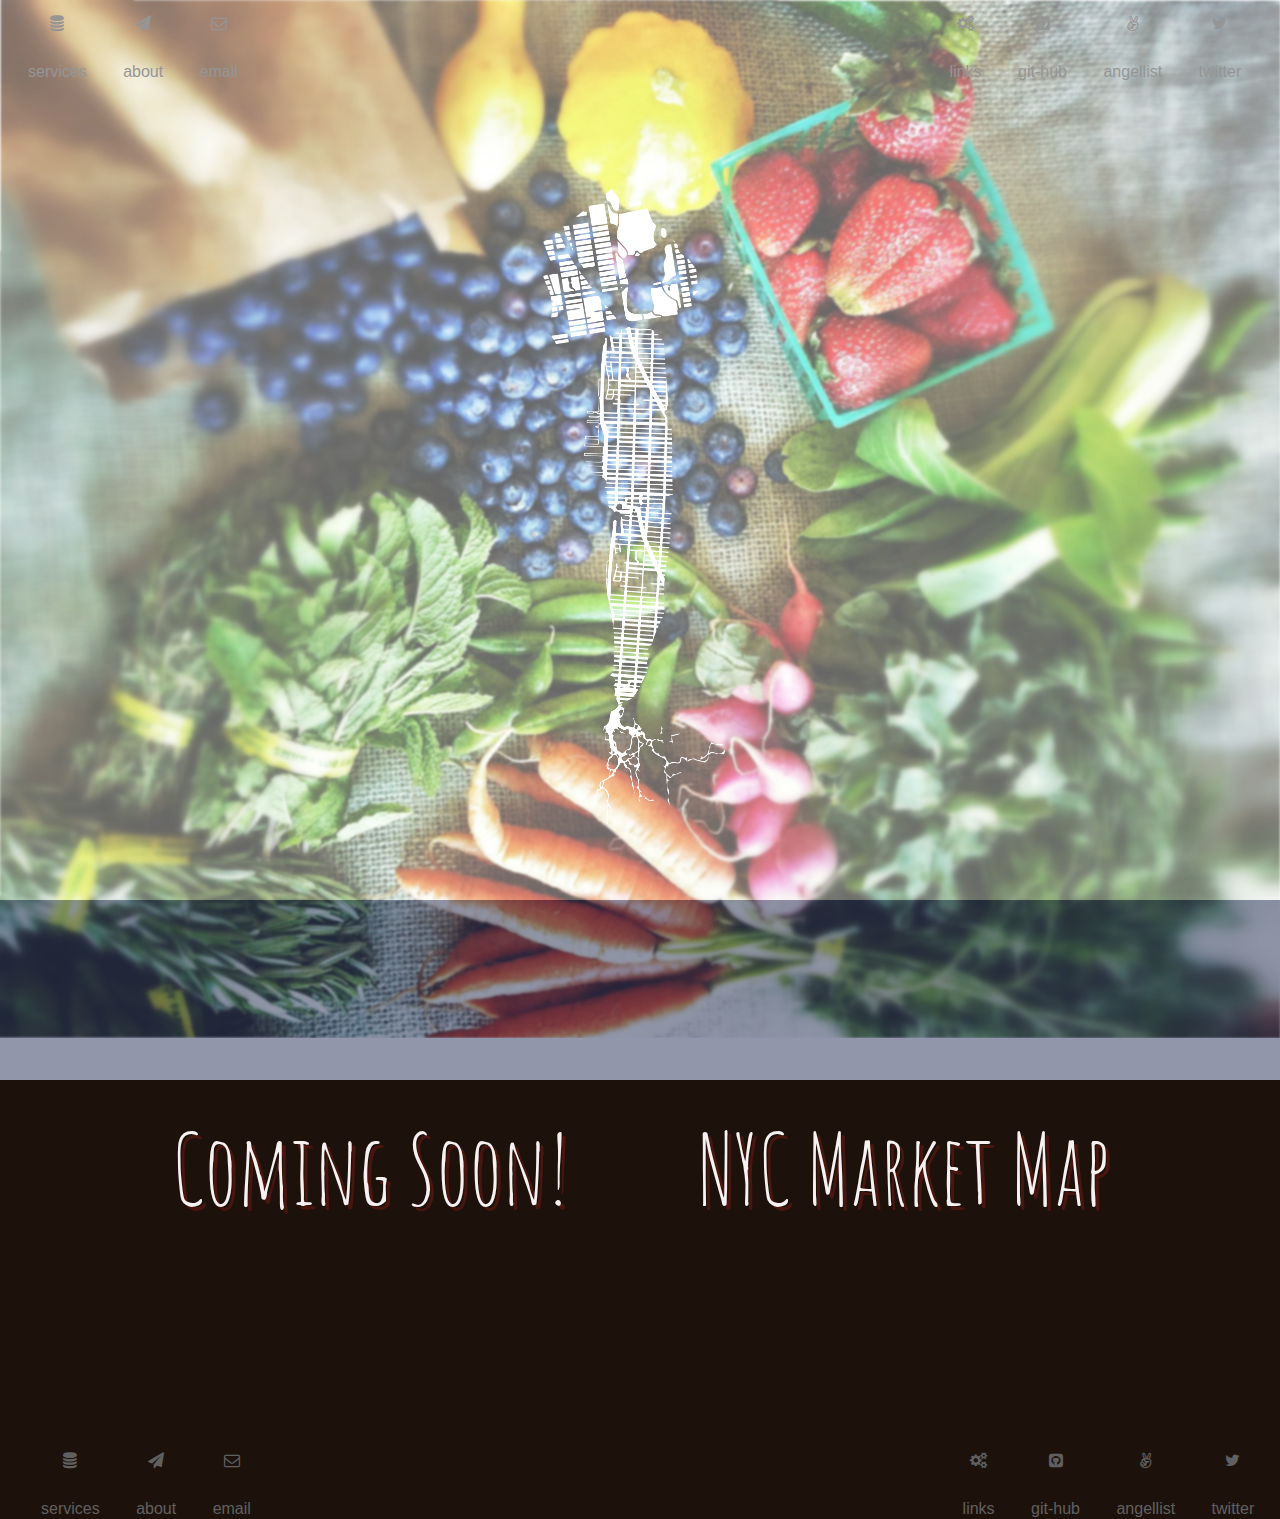
<file: index.html>
<!DOCTYPE html>
<!--[if lt IE 7]>      <html class="no-js lt-ie9 lt-ie8 lt-ie7"> <![endif]-->
<!--[if IE 7]>         <html class="no-js lt-ie9 lt-ie8"> <![endif]-->
<!--[if IE 8]>         <html class="no-js lt-ie9"> <![endif]-->
<!--[if gt IE 8]><!--> <html class="no-js"> <!--<![endif]-->
    <head>
        <meta charset="utf-8">
        <meta http-equiv="X-UA-Compatible" content="IE=edge">
        <title>NYC Farmers' Markets - New York City</title>
        <meta name="description" content="">
        <meta name="viewport" content="height=device-height, initial-scale=1">
         <!-- sass generated style 'framework' -->
        <link href='http://fonts.googleapis.com/css?family=Amatic+SC' rel='stylesheet' type='text/css'>
        <link rel="stylesheet" href="css/styles.css">
        <link rel="stylesheet" type="text/css" href="css/font-awesome.min.css">
        <link rel="stylesheet" type="text/css" href="css/animate.css">
        <link rel="stylesheet" type="text/css" href="css/modal.css">
        <!-- user override styles-->
        <link rel="stylesheet" type="text/css" href="css/main.css">
        <link href="http://maxcdn.bootstrapcdn.com/font-awesome/4.2.0/css/font-awesome.min.css" rel="stylesheet">
        <script src="js/vendor/modernizr-2.6.2.min.js"></script>
    </head>
    <body>
    <!-- Preloader -->
    <div id="preloader">
        <div id="status">
            <i class=" circle-icon fa fa-circle-o-notch fa-spin"></i>
        </div>
        
    </div>

        <!--[if lt IE 7]>
            <p>You are using an <strong>outdated</strong> browser. Please <a href="http://browsehappy.com/">upgrade your browser</a> to improve your experience.</p>
        <![endif]-->

        <!-- Add content here -->
     
             <img class="logo-carrot"src="img/assets/white-carrot-white.png">

            <nav class="top btn-right">
            <a href="#" class="nav-left-toggle">
              <button >
                <i class="fa fa-cogs"></i><br><br>
                links
              </button>
            </a>
            <a href="https://github.com/farmers-market" target="_blank">
              <button>
                <i class="fa fa-github-square"></i><br><br>
                git-hub
              </button>
            </a>
            <a href="https://angel.co/farmers-market-nyc-1" target="_blank">
              <button>
                <i class=" box-e fa fa-angellist"></i><br><br>
                angellist
              </button>
            </a>
            <a href="" target="_blank">
              <button>
                <i class="fa fa-twitter"></i><br><br>
                twitter
              </button>
            </a>
          </nav>
          <nav class="top  ">
            <a href="#" data-toggle="modal" data-targer=".modal5">
              <button>
                <i class="fa fa-database"></i><br><br>
                services
              </button>
            </a>
            <a href="#"  class="nav-right-toggle">
              <button>
                <i class="fa fa-paper-plane"></i><br><br>
                about
              </button>
            </a>
            <a href="mailto:farmersmarketnyc@gmail.com" target="blank">
              <button class="email">
                <i class="fa fa-envelope-o"></i><br><br>
                email
              </button>
            </a>
          </nav>
          <div class="lower-bar">
             
          </div>
          <div class="lower-area">
        <div class="animate-me box-d" >
          <h1  class="top-header "> Coming Soon! &nbsp;&nbsp;&nbsp;&nbsp;&nbsp;&nbsp; NYC  Market Map </h1>  
        </div>
          
     <iframe class="main-map" width='100%' height='520' frameborder='0' src='http://farmers-market.cartodb.com/viz/4ecac4e2-7fd4-11e4-8ee4-0e4fddd5de28/embed_map' allowfullscreen webkitallowfullscreen mozallowfullscreen oallowfullscreen msallowfullscreen></iframe>
     
          <nav class="bottom-nav btn-right">
            <a href="#" class="nav-left-toggle">
              <button >
                <i class="fa fa-cogs"></i><br><br>
                links
              </button>
            </a>
            <a href="https://github.com/farmers-market" target="blank">
              <button>
                <i class="fa fa-github-square"></i><br><br>
                git-hub
              </button>
            </a>
            <a href="https://angel.co/farmers-market-nyc-1">
              <button>
                <i class=" box-e fa fa-angellist"></i><br><br>
                angellist
              </button>
            </a>
            <a href="" target="blank">
              <button>
                <i class="fa fa-twitter"></i><br><br>
                twitter
              </button>
            </a>
          </nav>
          <nav class="bottom-nav  ">
            <a href="#" data-toggle="modal" data-targer=".modal5">
              <button>
                <i class="fa fa-database"></i><br><br>
                services
              </button>
            </a>
            <a href="#"  class="nav-right-toggle">
              <button>
                <i class="fa fa-paper-plane"></i><br><br>
                about
              </button>
            </a>
            <a href="mailto:farmersmarketnyc@gmail.com">
              <button class="email">
                <i class="fa fa-envelope-o"></i><br><br>
                email
              </button>
            </a>
          </nav>
          </div>

        <!-- left-nav -->

  <nav class="nav-left-side">
    <a href="#" class="nav-left-toggle pull-right">close</a> 
      <div class="links-1">
        <ul>
          <li><a href="http://www.nyc.gov/html/doh/downloads/pdf/cdp/farmers-market-map.pdf" target="_blank">nyc.gov/farmers-market-map</a></li>
          <li><a href="http://www.grownyc.org/greenmarket/search" target="_blank">grownyc.org/greenmarket</a></li>
          <li><a href="http://www.whatisfresh.com/" target="_blank">whatisfresh.com/</a></li>
          <li><a href="http://www.snaptomarket.com/locations.php" target="_blank">snaptomarket.com</a></li>
          <li><a href="https://www.provender.com/" target="_blank">provender.com</a>
          <li><a href="http://www.farmersmarketonline.com/fm/NewYork.htm" target="_blank">farmersmarketonline.com</a>
          <li><a href="http://www.harvesthomefm.org/" target="_blank">www.harvesthomefm.org</a>
          <li><a href="http://www.nycgovparks.org/permits/farmers-marke" target="_blank">nycgovparks.org/permits</a>
          <li><a href="http://www.eastnewyorkfarms.org/index.php?option=com_content&view=article&id=7&Itemid=15" target="_blank">www.eastnewyorkfarms.org</a>
          <li><a href="http://downtoearthmarkets.com/markets?region=manhattan&market=Morningside+Park+Farmers+Market" target="_blank">downtoearthmarkets.com</a>
        </ul>
      </div>
      <div class="borough">
            <a class="map-btn">
                <img class="map-man animated fadeInDown" src="img/assets/manh-i.png">
            </a>
            <a class="map-btn">
                <img class="map-qu animated fadeInDown" src="img/assets/queens-i.png">
            </a>
            <a class="map-btn">
                <img class="map-bk animated fadeInDown" src="img/assets/brooklyn-i.png">
            </a>
            <a class="map-btn">
                <img class="map-br animated fadeInDown" src="img/assets/bronx-i.png">
            </a>
            <a class="map-btn">
                <img class="map-si animated fadeInDown" src="img/assets/staten-i.png">
            </a>
        </div>
  </nav>

  <nav class="nav-right-side">
    <a href="#" class="nav-right-toggle pull-right">close</a> 
    <img src="apple-touch-icon-precomposed.png">
    <p> With our beautiful, easy-access interface, Farmers-market.nyc strengthens critical community health infrastructure.   Bringing healthy, sustainable, or organic foods and practices into the city- as well as connecting local farms and production-  thus driving forward a local and sustainable economy is our mission! 
    </p>
    <p>
Farmers-market.nyc is an interactive web and native application; A Map: New York City's farmers’ markets at your fingertips:
</p>

  </nav>



        <!-- No content below here -->
        <script src="//ajax.googleapis.com/ajax/libs/jquery/1.10.2/jquery.min.js"></script>
        <script>window.jQuery || document.write('<script src="js/vendor/jquery-1.10.2.min.js"><\/script>')</script>
        <script src="js/plugins.js"></script>
        <script src="js/main.js"></script>
        <!-- paralax-->
    <script>
if(screen.width < 980) { 
    // do any 480 width stuff here, or simply do nothing
    return;
} else {
    // do all your cool stuff here for larger screens

        function parallax(){

        var prlx_lyr_1 = document.getElementById('prlx_lyr_1');
        var prlx_lyr_2 = document.getElementById('prlx_lyr_2');
       

        
      
        prlx_lyr_1.style.top = -(window.pageYOffset/-1.5)+'px';
        prlx_lyr_2.style.top= -(window.pageYOffset/.6)+'px';
      


           

        }

        window.addEventListener("scroll", parallax, false);
    }

    </script>

    <script>
        $('.animate-me').on('click', function() {
            $('.box-a').addClass('animated fadeOutRight');

        });
    </script>
    <script>
        $('.animate-me').on('click', function() {
            $('.box-b').addClass('animated fadeOutLeft');

        });
    </script>
    <script>
        $('.animate-me').on('click', function() {
            $('.box-c').addClass('animated flipOutY');

        });
    </script>
    <script>
        $('.animate-me').on('click', function() {
            $('.box-d').addClass('animated zoomOutLeft');

        });
    </script>
    <script>
        $('.animate-me').on('click', function() {
            $('.box-e').addClass('animated pulse');

        });
    </script>
    <script>
    (function() {
      var body = $('body');
      $('.nav-right-toggle').bind('click', function() {
        body.toggleClass('nav-right-open');
        return false;
    });
    })();
  </script>
  <script>
    (function() {
      var body = $('body');
      $('.nav-left-toggle').bind('click', function() {
        body.toggleClass('nav-left-open');
        return false;
    });
    })();
  </script>

        <!-- Google Analytics:  -->
    <script>
  (function(i,s,o,g,r,a,m){i['GoogleAnalyticsObject']=r;i[r]=i[r]||function(){
  (i[r].q=i[r].q||[]).push(arguments)},i[r].l=1*new Date();a=s.createElement(o),
  m=s.getElementsByTagName(o)[0];a.async=1;a.src=g;m.parentNode.insertBefore(a,m)
  })(window,document,'script','//www.google-analytics.com/analytics.js','ga');

  ga('create', 'UA-57429651-1', 'auto');
  ga('send', 'pageview');

    </script>
    <!-- Preloader -->
    <script type="text/javascript">
      //<![CDATA[
          $(window).load(function() { // makes sure the whole site is loaded
          $('#status').fadeOut(); // will first fade out the loading animation
          $('#preloader').delay(350).fadeOut('slow'); // will fade out the white DIV that covers the website.
          $('body').delay(2300).css({'overflow':'visible'});
        })
      //]]>
    </script>
    </body>
</html>
</file>
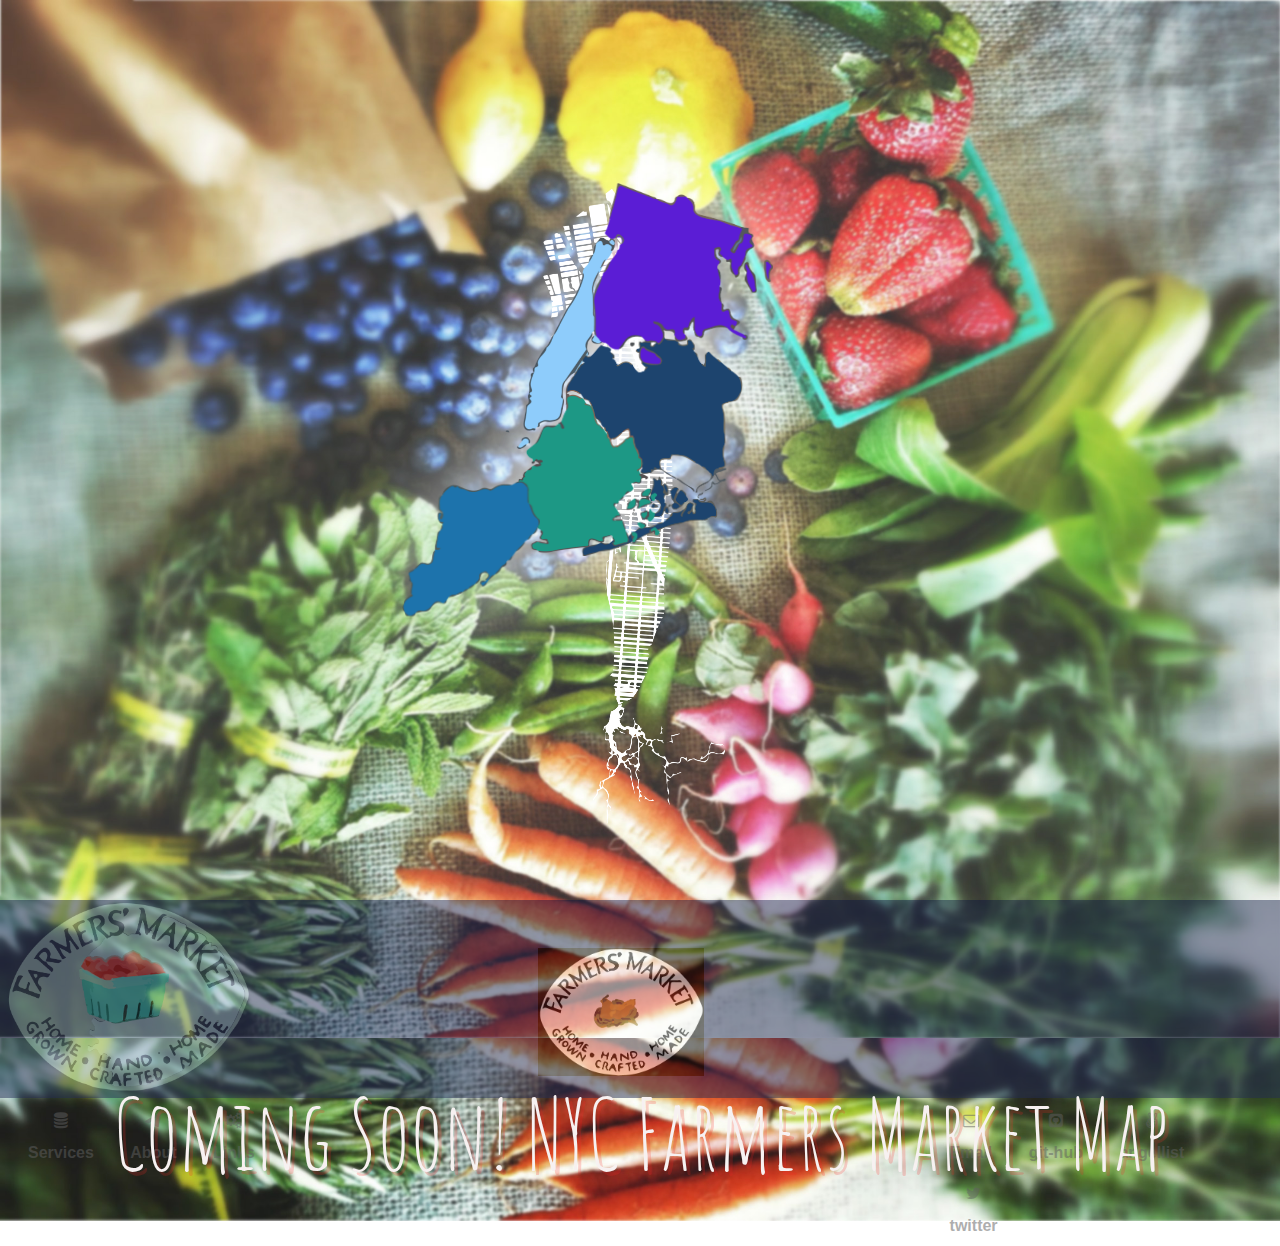
<file: index-old.html>
<!DOCTYPE html>
<!--[if lt IE 7]>      <html class="no-js lt-ie9 lt-ie8 lt-ie7"> <![endif]-->
<!--[if IE 7]>         <html class="no-js lt-ie9 lt-ie8"> <![endif]-->
<!--[if IE 8]>         <html class="no-js lt-ie9"> <![endif]-->
<!--[if gt IE 8]><!--> <html class="no-js"> <!--<![endif]-->
    <head>
        <meta charset="utf-8">
        <meta http-equiv="X-UA-Compatible" content="IE=edge">
        <title></title>
        <meta name="description" content="">
        <meta name="viewport" content="width=device-width, initial-scale=1">
         <!-- sass generated style 'framework' -->
        <link href='http://fonts.googleapis.com/css?family=Amatic+SC' rel='stylesheet' type='text/css'>
        <link rel="stylesheet" href="css/styles.css">
        <link rel="stylesheet" type="text/css" href="css/font-awesome.min.css">
        <link rel="stylesheet" type="text/css" href="css/animate.css">
        <!-- user override styles-->
        <link rel="stylesheet" type="text/css" href="css/main.css">
        <link href="http://maxcdn.bootstrapcdn.com/font-awesome/4.2.0/css/font-awesome.min.css" rel="stylesheet">
        <script src="js/vendor/modernizr-2.6.2.min.js"></script>
    </head>
    <body>
    <!-- Preloader -->
    <div id="preloader">
        <div id="status">
            <i class=" circle-icon fa fa-circle-o-notch fa-spin"></i>
        </div>
        
    </div>
        <!--[if lt IE 7]>
            <p>You are using an <strong>outdated</strong> browser. Please <a href="http://browsehappy.com/">upgrade your browser</a> to improve your experience.</p>
        <![endif]-->

        <!-- Add content here -->
        <div class="background">
        <img src="img/assets/background.jpg">
        <h1 id="prlx_lyr_1" class="top-header animated fadeInUp"> Coming Soon!   NYC Farmers Market Map </h1>
        
        <img class="logo-carrot"src="img/assets/white-carrot-white.png">






        <div class="borough">
            <a class="map-btn">
                <img class="map-man animated fadeInDown" src="img/assets/manh-i.png">
            </a>
            <a class="map-btn">
                <img class="map-qu animated fadeInDown" src="img/assets/queens-i.png">
            </a>
            <a class="map-btn">
                <img class="map-bk animated fadeInDown" src="img/assets/brooklyn-i.png">
            </a>
            <a class="map-btn">
                <img class="map-br animated fadeInDown" src="img/assets/bronx-i.png">
            </a>
            <a class="map-btn">
                <img class="map-si animated fadeInDown" src="img/assets/staten-i.png">
            </a>
        </div>
        <div class="lower-bar">

   
            <img class=" animate-me box-b logo-ly1"src="img/assets/logolayer2.png">
   
            <img class=" animate-me box-a logo-ly2"src="img/assets/logolayer3.png">
            <img class="berries animate-me box-c" src="apple-touch-icon-precomposed.png">
  
            <img id="prlx_lyr_2" class=" animate-me box-d animated pulse bw-logo"src="img/assets/bw-logo.png">

            <nav class="top btn-right">
            <a href="mailto:farmersmarketnyc@gmail.com" target="blank">
              <button class="email">
                <i class="fa fa-envelope-o"></i><br><br>
                Email
              </button>
            </a>
            <a href="https://github.com/farmers-market" target="blank">
              <button>
                <i class="fa fa-github-square"></i><br><br>
                git-hub
              </button>
            </a>
            <a href="#" target="blank">
              <button>
                <i class=" box-e fa fa-angellist"></i><br><br>
                angellist
              </button>
            </a>
            <a href="" target="blank">
              <button>
                <i class="fa fa-twitter"></i><br><br>
                twitter
              </button>
            </a>
          </nav>
          <nav class="top  ">
            <a href="#">
              <button>
                <i class="fa fa-database"></i><br><br>
                Services
              </button>
            </a>
            <a href="#">
              <button>
                <i class="fa fa-paper-plane"></i><br><br>
                About
              </button>
            </a>
            <a href="#">
              <button>
                <i class="fa fa-cogs"></i><br><br>
                Links
              </button>
            </a>
          </nav>
          <div class="links">
          <a>http://www.nyc.gov/html/doh/downloads/pdf/cdp/farmers-market-map.pdf</a>
          <a>http://www.grownyc.org/greenmarket/search</a>
          <a>http://www.whatisfresh.com/</a>
          <a>http://www.snaptomarket.com/locations.php</a>
          </div>
        </div>
        </div>

        <!-- No content below here -->
        <script src="//ajax.googleapis.com/ajax/libs/jquery/1.10.2/jquery.min.js"></script>
        <script>window.jQuery || document.write('<script src="js/vendor/jquery-1.10.2.min.js"><\/script>')</script>
        <script src="js/plugins.js"></script>
        <script src="js/main.js"></script>
        <!-- paralax-->
    <script>
if(screen.width < 980) { 
    // do any 480 width stuff here, or simply do nothing
    return;
} else {
    // do all your cool stuff here for larger screens

        function parallax(){

        var prlx_lyr_1 = document.getElementById('prlx_lyr_1');
        var prlx_lyr_2 = document.getElementById('prlx_lyr_2');
       

        
      
        prlx_lyr_1.style.top = -(window.pageYOffset/-1.5)+'px';
        prlx_lyr_2.style.top= -(window.pageYOffset/.6)+'px';
      


           

        }

        window.addEventListener("scroll", parallax, false);
    }

    </script>

    <script>
        $('.animate-me').on('click', function() {
            $('.box-a').addClass('animated fadeOutRight');

        });
    </script>
    <script>
        $('.animate-me').on('click', function() {
            $('.box-b').addClass('animated fadeOutLeft');

        });
    </script>
    <script>
        $('.animate-me').on('click', function() {
            $('.box-c').addClass('animated flipOutY');

        });
    </script>
    <script>
        $('.animate-me').on('click', function() {
            $('.box-d').addClass('animated zoomOutLeft');

        });
    </script>
    <script>
        $('.animate-me').on('click', function() {
            $('.box-e').addClass('animated pulse');

        });
    </script>

        <!-- Google Analytics:  -->
    <script>
  (function(i,s,o,g,r,a,m){i['GoogleAnalyticsObject']=r;i[r]=i[r]||function(){
  (i[r].q=i[r].q||[]).push(arguments)},i[r].l=1*new Date();a=s.createElement(o),
  m=s.getElementsByTagName(o)[0];a.async=1;a.src=g;m.parentNode.insertBefore(a,m)
  })(window,document,'script','//www.google-analytics.com/analytics.js','ga');

  ga('create', 'UA-57429651-1', 'auto');
  ga('send', 'pageview');

    </script>
    <!-- Preloader -->
    <script type="text/javascript">
      //<![CDATA[
          $(window).load(function() { // makes sure the whole site is loaded
          $('#status').fadeOut(); // will first fade out the loading animation
          $('#preloader').delay(350).fadeOut('slow'); // will fade out the white DIV that covers the website.
          $('body').delay(2300).css({'overflow':'visible'});
        })
      //]]>
    </script>
    </body>
</html>
</file>
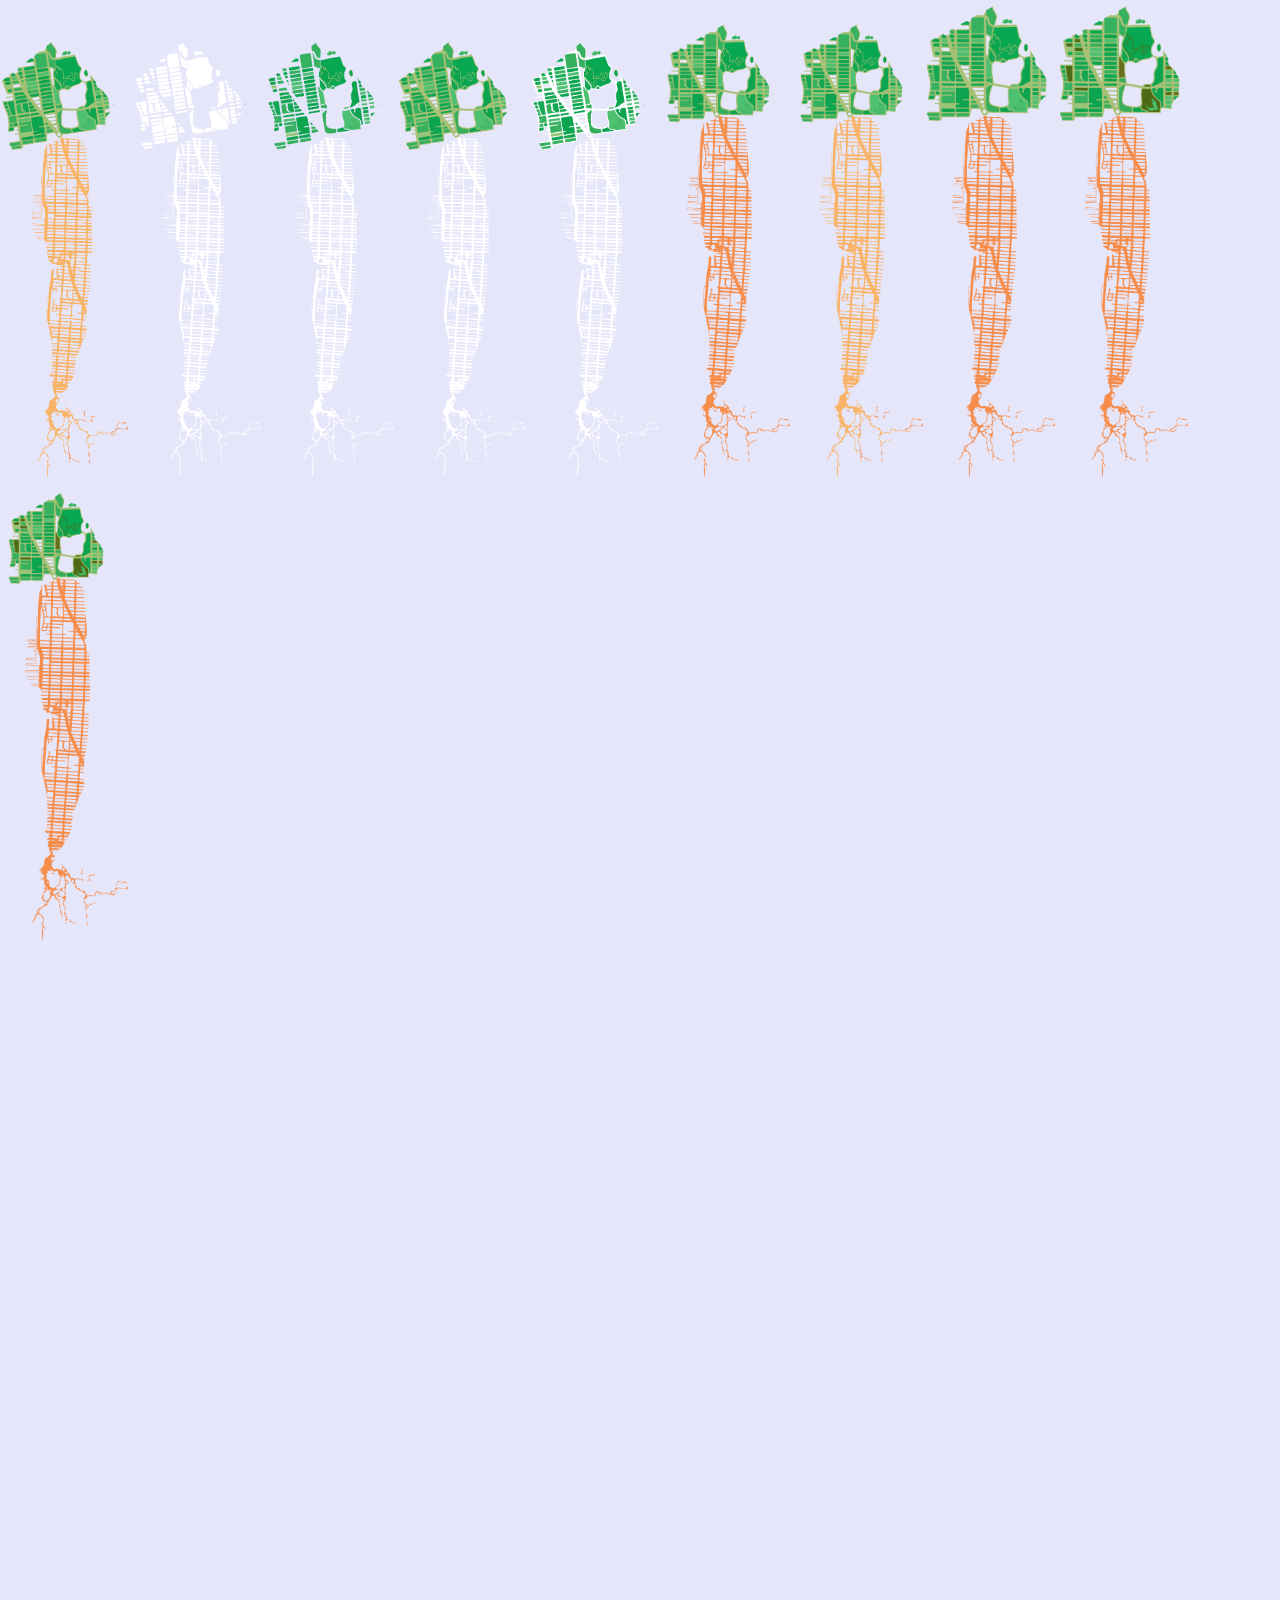
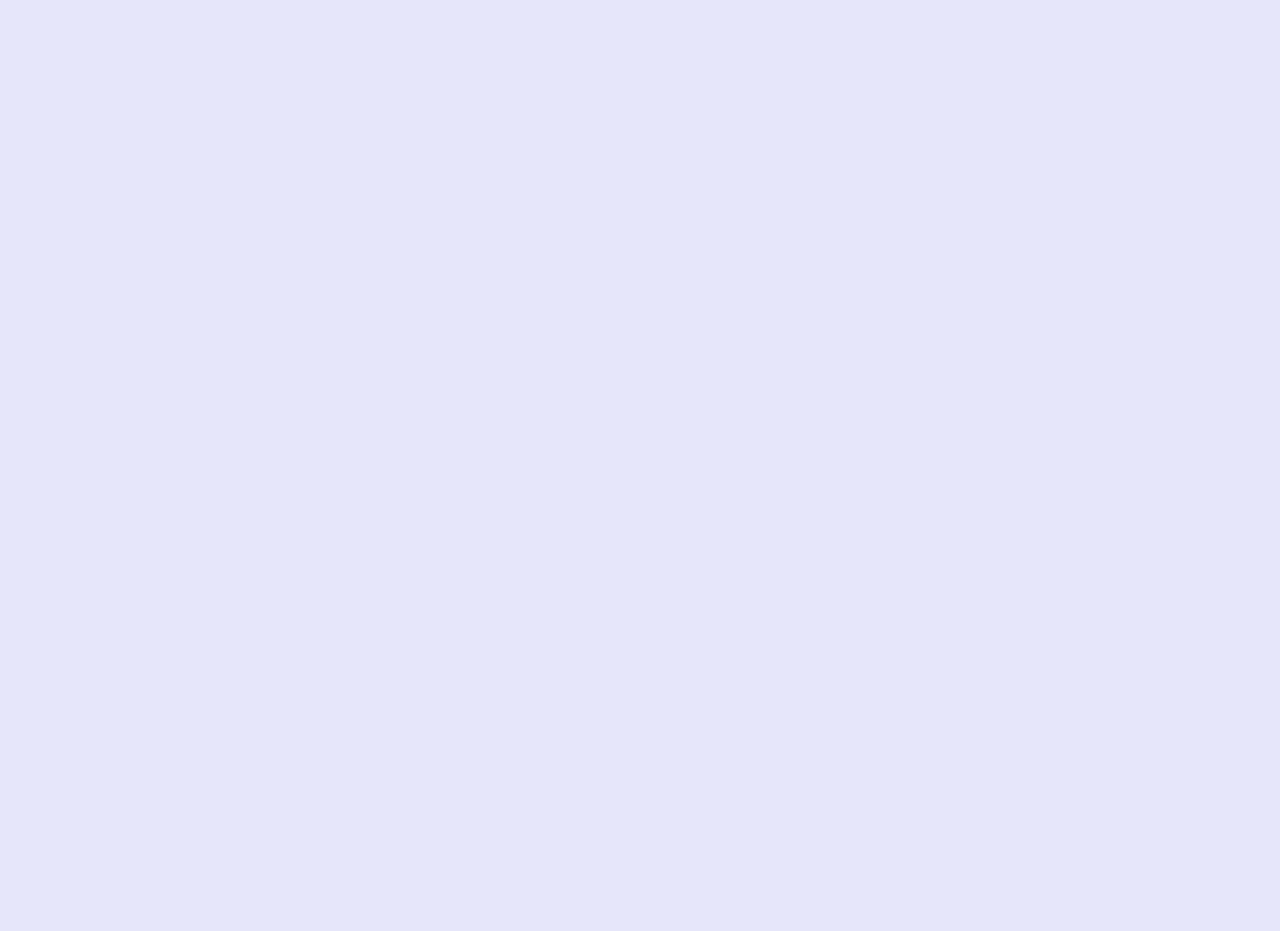
<file: logo.html>
<!DOCTYPE html>
<!--[if lt IE 7]>      <html class="no-js lt-ie9 lt-ie8 lt-ie7"> <![endif]-->
<!--[if IE 7]>         <html class="no-js lt-ie9 lt-ie8"> <![endif]-->
<!--[if IE 8]>         <html class="no-js lt-ie9"> <![endif]-->
<!--[if gt IE 8]><!--> <html class="no-js"> <!--<![endif]-->
    <head>
        <meta charset="utf-8">
        <meta http-equiv="X-UA-Compatible" content="IE=edge">
        <title></title>
        <meta name="description" content="">
        <meta name="viewport" content="width=device-width, initial-scale=1">
         <!-- sass generated style 'framework' -->
        <link href='http://fonts.googleapis.com/css?family=Amatic+SC' rel='stylesheet' type='text/css'>
        <link rel="stylesheet" href="css/styles.css">
        <link rel="stylesheet" type="text/css" href="css/font-awesome.min.css">
        <link rel="stylesheet" type="text/css" href="css/animate.css">
        <!-- user override styles-->
        <link rel="stylesheet" type="text/css" href="css/main2.css">
        <link href="http://maxcdn.bootstrapcdn.com/font-awesome/4.2.0/css/font-awesome.min.css" rel="stylesheet">
        <script src="js/vendor/modernizr-2.6.2.min.js"></script>
    </head>
    <body>
    <div>
      
      <img src="img/assets/lighter-larger.png">
      <img src="img/assets/white-carrot-white.png">
      <img src="img/assets/white-logo-some-green.png">
      <img src="img/assets/white-logo-w-green.png">
      <img src="img/assets/white-carrot-whiteandgreen.png">
      <img src="img/assets/carrot-2-smaller.png">
      <img src="img/assets/carrot-lighter-smaller.png">
      <img src="img/assets/carrot-logo-1.png">
      <img src="img/assets/carrot-logo-2.png">
      <img src="img/assets/carrot-logo.png">

    </div>

<iframe width='100%' height='520' frameborder='0' src='http://farmers-market.cartodb.com/viz/4ecac4e2-7fd4-11e4-8ee4-0e4fddd5de28/embed_map' allowfullscreen webkitallowfullscreen mozallowfullscreen oallowfullscreen msallowfullscreen></iframe>

<iframe width='100%' height='520' frameborder='0' src='http://farmers-market.cartodb.com/viz/4ecac4e2-7fd4-11e4-8ee4-0e4fddd5de28/embed_map' allowfullscreen webkitallowfullscreen mozallowfullscreen oallowfullscreen msallowfullscreen></iframe>

 <iframe width='100%' height='520' frameborder='0' src='http://farmers-market.cartodb.com/viz/4ecac4e2-7fd4-11e4-8ee4-0e4fddd5de28/embed_map' allowfullscreen webkitallowfullscreen mozallowfullscreen oallowfullscreen msallowfullscreen></iframe>







        <!-- No content below here -->
        <script src="//ajax.googleapis.com/ajax/libs/jquery/1.10.2/jquery.min.js"></script>
        <script>window.jQuery || document.write('<script src="js/vendor/jquery-1.10.2.min.js"><\/script>')</script>
        <script src="js/plugins.js"></script>
        <script src="js/main.js"></script>
        <!-- paralax-->
    <script>
if(screen.width < 980) { 
    // do any 480 width stuff here, or simply do nothing
    return;
} else {
    // do all your cool stuff here for larger screens

        function parallax(){

        var prlx_lyr_1 = document.getElementById('prlx_lyr_1');
        var prlx_lyr_2 = document.getElementById('prlx_lyr_2');
       

        
      
        prlx_lyr_1.style.top = -(window.pageYOffset/-1.5)+'px';
        prlx_lyr_2.style.top= -(window.pageYOffset/.6)+'px';
      


           

        }

        window.addEventListener("scroll", parallax, false);
    }

    </script>

    <script>
        $('.animate-me').on('click', function() {
            $('.box-a').addClass('animated fadeOutRight');

        });
    </script>
    <script>
        $('.animate-me').on('click', function() {
            $('.box-b').addClass('animated fadeOutLeft');

        });
    </script>
    <script>
        $('.animate-me').on('click', function() {
            $('.box-c').addClass('animated flipOutY');

        });
    </script>
    <script>
        $('.animate-me').on('click', function() {
            $('.box-d').addClass('animated zoomOutLeft');

        });
    </script>
    <script>
        $('.animate-me').on('click', function() {
            $('.box-e').addClass('animated pulse');

        });
    </script>

        <!-- Google Analytics:  -->
    <script>
  (function(i,s,o,g,r,a,m){i['GoogleAnalyticsObject']=r;i[r]=i[r]||function(){
  (i[r].q=i[r].q||[]).push(arguments)},i[r].l=1*new Date();a=s.createElement(o),
  m=s.getElementsByTagName(o)[0];a.async=1;a.src=g;m.parentNode.insertBefore(a,m)
  })(window,document,'script','//www.google-analytics.com/analytics.js','ga');

  ga('create', 'UA-57429651-1', 'auto');
  ga('send', 'pageview');

    </script>
    <!-- Preloader -->
    <script type="text/javascript">
      //<![CDATA[
          $(window).load(function() { // makes sure the whole site is loaded
          $('#status').fadeOut(); // will first fade out the loading animation
          $('#preloader').delay(350).fadeOut('slow'); // will fade out the white DIV that covers the website.
          $('body').delay(2300).css({'overflow':'visible'});
        })
      //]]>
    </script>
    </body>
</html>
</file>
<file: css/modal.css>
/*  modals   */


abbr[title] {
  border-bottom: 1px dotted;
}
b,
strong {
  font-weight: bold;
}
dfn {
  font-style: italic;
}
h1 {
  font-size: 2em;
  margin: 0.67em 0;
}
mark {
  background: #ff0;
  color: #000;
}
small {
  font-size: 80%;
}
sub,
sup {
  font-size: 75%;
  line-height: 0;
  position: relative;
  vertical-align: baseline;
}
sup {
  top: -0.5em;
}
sub {
  bottom: -0.25em;
}

svg:not(:root) {
  overflow: hidden;
}
figure {
  margin: 1em 40px;
}
hr {
  -moz-box-sizing: content-box;
  -webkit-box-sizing: content-box;
          box-sizing: content-box;
  height: 0;
}
pre {
  overflow: auto;
}
code,
kbd,
pre,
samp {
  font-family: monospace, monospace;
  font-size: 1em;
}
button,
input,
optgroup,
select,
textarea {
  color: inherit;
  font: inherit;
  margin: 0;
}
button {
  overflow: visible;
}
button,
select {
  text-transform: none;
}
button,
html input[type="button"],
input[type="reset"],
input[type="submit"] {
  -webkit-appearance: button;
  cursor: pointer;
}
button[disabled],
html input[disabled] {
  cursor: default;
}
button::-moz-focus-inner,
input::-moz-focus-inner {
  border: 0;
  padding: 0;
}
input {
  line-height: normal;
}
input[type="checkbox"],
input[type="radio"] {
  -webkit-box-sizing: border-box;
     -moz-box-sizing: border-box;
          box-sizing: border-box;
  padding: 0;
}
input[type="number"]::-webkit-inner-spin-button,
input[type="number"]::-webkit-outer-spin-button {
  height: auto;
}
input[type="search"] {
  -webkit-appearance: textfield;
  -moz-box-sizing: content-box;
  -webkit-box-sizing: content-box;
  box-sizing: content-box;
}
input[type="search"]::-webkit-search-cancel-button,
input[type="search"]::-webkit-search-decoration {
  -webkit-appearance: none;
}
fieldset {
  border: 1px solid #c0c0c0;
  margin: 0 2px;
  padding: 0.35em 0.625em 0.75em;
}
legend {
  border: 0;
  padding: 0;
}
textarea {
  overflow: auto;
}
optgroup {
  font-weight: bold;
}
table {
  border-collapse: collapse;
  border-spacing: 0;
}
td,
th {
  padding: 0;
}
* {
  -webkit-box-sizing: border-box;
  -moz-box-sizing: border-box;
  box-sizing: border-box;
}
*:before,
*:after {
  -webkit-box-sizing: border-box;
  -moz-box-sizing: border-box;
  box-sizing: border-box;
}





hr {
  margin-top: 20px;
  margin-bottom: 20px;
  border: 0;
  border-top: 1px solid #eeeeee;
}
.sr-only {
  position: absolute;
  width: 1px;
  height: 1px;
  margin: -1px;
  padding: 0;
  overflow: hidden;
  clip: rect(0, 0, 0, 0);
  border: 0;
}
.sr-only-focusable:active,
.sr-only-focusable:focus {
  position: static;
  width: auto;
  height: auto;
  margin: 0;
  overflow: visible;
  clip: auto;
}
.fade {
  opacity: 0;
  -webkit-transition: opacity 0.15s linear;
  -o-transition: opacity 0.15s linear;
  transition: opacity 0.15s linear;
}
.fade.in {
  opacity: 1;
}
.collapse {
  display: none;
  visibility: hidden;
}
.collapse.in {
  display: block;
  visibility: visible;
}
tr.collapse.in {
  display: table-row;
}
tbody.collapse.in {
  display: table-row-group;
}
.collapsing {
  position: relative;
  height: 0;
  overflow: hidden;
  -webkit-transition-property: height, visibility;
  -o-transition-property: height, visibility;
     transition-property: height, visibility;
  -webkit-transition-duration: 0.35s;
  -o-transition-duration: 0.35s;
     transition-duration: 0.35s;
  -webkit-transition-timing-function: ease;
  -o-transition-timing-function: ease;
     transition-timing-function: ease;
}
.modal-open {
  overflow: hidden;
}
.modal {
  display: none;
  overflow: hidden;
  position: fixed;
  top: 0;
  right: 0;
  bottom: 0;
  left: 0;
  z-index: 1040;
  -webkit-overflow-scrolling: touch;
  outline: 0;
}
.modal.fade .modal-dialog {
  -webkit-transform: translate(0, -25%);
  -ms-transform: translate(0, -25%);
  -o-transform: translate(0, -25%);
  transform: translate(0, -25%);
  -webkit-transition: -webkit-transform 0.3s ease-out;
  -o-transition: -o-transform 0.3s ease-out;
  transition: transform 0.3s ease-out;
}
.modal.in .modal-dialog {
  -webkit-transform: translate(0, 0);
  -ms-transform: translate(0, 0);
  -o-transform: translate(0, 0);
  transform: translate(0, 0);
}
.modal-open .modal {
  overflow-x: hidden;
  overflow-y: auto;
}
.modal-dialog {
  position: relative;
  width: auto;
  margin: 10px;
}
.modal-content {
  position: relative;
  background-color: #ffffff;
  border: 1px solid #999999;
  border: 1px solid rgba(0, 0, 0, 0.2);
  border-radius: 6px;
  -webkit-box-shadow: 0 3px 9px rgba(0, 0, 0, 0.5);
  box-shadow: 0 3px 9px rgba(0, 0, 0, 0.5);
  -webkit-background-clip: padding-box;
          background-clip: padding-box;
  outline: 0;
}
.modal-backdrop {
  position: absolute;
  top: 0;
  right: 0;
  left: 0;
  background-color: #000000;
}
.modal-backdrop.fade {
  opacity: 0;
  filter: alpha(opacity=0);
}
.modal-backdrop.in {
  opacity: 0.5;
  filter: alpha(opacity=50);
}

.modal-title {
  margin: 0;
  line-height: 1.42857143;
}
.modal-body {
  position: relative;
  height: 500px;
  /* padding: 15px; */
}

.modal-scrollbar-measure {
  position: absolute;
  top: -9999px;
  width: 50px;
  height: 50px;
  overflow: scroll;
}
@media (min-width: 768px) {
  .modal-dialog {
    width: 600px;
    margin: 30px auto;
  }
  .modal-content {
    -webkit-box-shadow: 0 5px 15px rgba(0, 0, 0, 0.5);
    box-shadow: 0 5px 15px rgba(0, 0, 0, 0.5);
  }
  .modal-sm {
    width: 300px;
  }
}
@media (min-width: 992px) {
  .modal-lg {
    width: 900px;
  }
}
.clearfix:before,
.clearfix:after,
.modal-footer:before,
.modal-footer:after {
  content: " ";
  display: table;
}
.clearfix:after,
.modal-footer:after {
  clear: both;
}

.text-hide {
  font: 0/0 a;
  color: transparent;
  text-shadow: none;
  background-color: transparent;
  border: 0;
}
.hidden {
  display: none !important;
  visibility: hidden !important;
}
.affix {
  position: fixed;
}
</file>
<file: css/main.css>
/*  Preloader */






#preloader {
    position:fixed;
    top:0;
    left:0;
    right:0;
    bottom:0;
    background-color:#fff; /* change if the mask should have another color then white */
    z-index:99; /* makes sure it stays on top */
}

#status {
    width:230px;
    height:230px;
    position:absolute;
    left:50%; /* centers the loading animation horizontally one the screen */
    top:50%; /* centers the loading animation vertically one the screen */
    background-image:url("../img/assets/f2wa7.gif"); /* path to your loading animation */
    background-repeat:no-repeat;
    background-position:center;
    margin:-100px 0 0 -100px; /* is width and height divided by two */
    z-index: 99;
}

.circle-icon{

position: relative;
left: 47%;
top: -30px;
}




body,
html {
	min-height: 100%;
}


body{
	background-color:;
	background-image: url('../img/assets/background.jpg');
	background-repeat: no-repeat;
	background-size: cover;
}


.top-header {
	position: relative;
	width: 100%;
	
	font: 6em "Amatic SC", cursive;
	color: #F7F1F1;
	text-shadow: 4px 4px 0 rgba(252, 34, 34, 0.2);
	margin: 40px auto;
	text-align: center;
	line-height: 1em;
	z-index: 3;
}


div.links{
	display: none;
}
.logo-layer1{
	background-color:#88A1B4;
}

.logo-layer2{
	background-color: #9BB7D1;
}

.lower-bar{
	position: absolute;
	top: 110vh;
	background-color: #242D55;
	opacity: .5;
	height: 22vh;
	width: 100%;
}

.lower-area{
	position: absolute;
background-color: #1D120B;
top: 131vh;
height: 439px;
overflow: hidden;
width: 100%;
}




#prlx_lyr_1{
	position: relative;
}

.logo-ly1{
width:20%;
}
.logo-ly2{
position: absolute;
width: 20%;
left: 0;

}


img.berries{
position: absolute;
left: 6.2%;
width: 7%;
top: 2.6em;
}

.bw-logo{
position: absolute;
top: 24%;
left: 42%;
width: 13%;
}









nav.top{
  position: absolute;
left: 12px;
/* top: 110vh; */
z-index: 3;
}

nav.btn-right{
  padding-left:  72%;

}

.bottom-nav{
position: absolute;
top: 357px;
left: 25px;

}

.carrot-logo-lower{
	width: 15%
}



button.right-btn{
position: absolute;
display: block;
left: 0;

margin: 5px;
width: 25%;
height: 38px;
background-color: #F9F9F9;
color: #4C4B4B;


}




button.right-btn:hover{
background-color: #d3d3d3;
}


button.right-btn:active{
  background-color: #15BCC2;
}

.primary-btn-color{
  background-color: #15BCC2;
  color: #F9F9F9;
}

.nav-content-highlight{
  color: #EBD397;
}

.nav-font{
  color: #4C4B4B;
}


button.email:hover{
    color: #DAA624;

}

button{
  color: #606060;
  background-color: transparent;
}



input[type="submit"] {
  -webkit-font-smoothing: antialiased;
  background-color: #477DCA;
  border-radius: 3px;
  color: white;
  display: inline-block;
  font-size: 1em;
  font-weight: bold;
  line-height: 1;
  padding: 0.75em 1em;
  text-decoration: none; }
  button:hover,
  input[type="submit"]:hover {
    transition: color 0.5s ease;
    -o-transition: color 0.5s ease;
    -moz-transition: color 0.5s ease;
    -webkit-transition: color 0.5s ease;
    background-color: transparent;
    color: #15BCC2; }
  button:disabled,
  input[type="submit"]:disabled {
    cursor: not-allowed;
    opacity: 0.5; }

a {
  -webkit-transition: color 0.1s linear;
  -moz-transition: color 0.1s linear;
  transition: color 0.1s linear;
  color: #477DCA;
  text-decoration: none; }
  a:hover {
    color: #2c5999; }
  a:active, a:focus {
    color: #2c5999;
    outline: none; }













/*borough map*/

/*div.borough{
	background-color: #50728A;
	width: 400px;
	height: 400px;
	border: 4px solid #DFDFDF;
	color: #394146;
}*/

div.borough{
position: absolute;
left: 31%;
top: 23%;
-webkit-filter: drop-shadow(0 0 50px white);
}

img.map-man{
position: absolute;
max-width: 8%;
min-width:110px;
left: 108px;
top: 31px;
}
img.map-bk{
position: absolute;
max-width: 11%;
min-width:150px;
top: 187px;
left: 113px;
}
img.map-qu{
position: absolute;
max-width: 14%;
min-width:180px;
top: 129px;
left: 167px;

}
img.map-br{
position: absolute;
max-width: 12%;
min-width:180px;
top: -26px;
left: 196px;

}
img.map-si{
position: absolute;
max-width: 9%;
min-width:150px;
top: 270px;
left: -7px;
}


a img{
	border: '';
}
a img:hover{
	border: 1px solid transparent;
}



.borough{
	position: absolute;
}

.logo-carrot{
	position: absolute;
	top: 20%;
	left:42%;
	width: 15%;
	max-width: 187px;
}


.background{

}



.map-shadow{
	-webkit-filter: drop-shadow(0 0 5px white);
}
.all-map-shadow{
	-webkit-filter: drop-shadow(0 0 70px white);
}

.main-map{
	position: relative;
top: -178px;
}


.wraper{
	height: 1000px
}




/* Left Menu */
.nav-left{
    overflow-x: hidden;
    position: relative;
    left: 40%;
}
.nav-left-open{
    left:40%;
}
.nav-left-open .nav-left-side{
    left:0;
}
.nav-left-side,
.nav-left{
    -webkit-transition: left .2s ease;
    -moz-transition: left .2s ease;
    transition: left .2s ease;
}
.nav-left-side{
    position: relative;
    background-color: #333;
    color: #fff;
    position: fixed;
    top:0;
    left:-45%;
    width: 40%;
    height:100%;
    padding:10px;
    z-index: 3;
    
}



/* Right Menu */
.nav-right{
    overflow-x: hidden;
    position: relative;
    right: 40%;
}
.nav-right-open-{
    right:40%px;
}
.nav-right-open .nav-right-side{
    right:0;
}
.nav-right-side,
.nav-right{
    -webkit-transition: right .2s ease;
    -moz-transition: right .2s ease;
    transition: right .2s ease;
}
.nav-right-side{
    background-color: #333;
    color: #fff;
    position: fixed;
    top:0;
    right:-45%;
    width: 40%;
    height:100%;
    padding:10px;
    z-index: 3;
}





@media screen and (max-width: 1310px) {
.lower-bar {
position: absolute;
top: 100vh;}

.lower-area {
position: absolute;
background-color: #1D120B;
top: 120vh;
}

}


@media screen and (max-width: 1200px) {
	.lower-bar {
position: absolute;
top: 90vh;
background-color: #242D55;
opacity: .5;
height: 14vh;

}

.lower-area {
position: absolute;
background-color: #1D120B;
top: 100vh;
}
}

@media screen and (max-width: 870px) {
.top-header {
position: relative;
width: 100%;
font: 6em "Amatic SC", cursive;
margin: -7px auto;
color: #F7F1F1;
text-shadow: 4px 4px 0 rgba(252, 34, 34, 0.2);
margin: -8px auto;

}
.main-map{
position: relative;
top: -229px;
}
}


@media screen and (max-width: 600px) {
	.lower-are{
position: absolute;
background-color: #1D120B;
top: 100vh;
height: 439px;
overflow: hidden;
width: 100%;
}
.top-header {
position: relative;
top: 6px;
width: 100%;
font: 6em "Amatic SC", cursive;
margin: -7px auto;
color: #F7F1F1;
text-shadow: 4px 4px 0 rgba(252, 34, 34, 0.2);
margin: 0px auto; 
}


.main-map {
position: relative;
top: -272px;
}


.lower-bar {
position: absolute;
top: 94vh;
background-color: #242D55;
opacity: .5;
height: 8vh;
width: 100%;
}

.main-map {
position: relative;
top: -365px;
}

}


@media screen and (max-width: 600px){
.main-map {
position: relative;
top: -258px;
}
}
@media screen and (max-width: 470px){

.main-map {
position: relative;
top: -365px;

}
]
</file>
<file: css/main2.css>
img{
	width: 10%
}


body, html {
	background-color: lavender;
}
</file>
<file: css/styles.css>
@charset "UTF-8";
/*! normalize.css v1.1.3 | MIT License | git.io/normalize */
/* ==========================================================================
   HTML5 display definitions
   ========================================================================== */
/**
 * Correct `block` display not defined in IE 6/7/8/9 and Firefox 3.
 */
article,
aside,
details,
figcaption,
figure,
footer,
header,
hgroup,
main,
nav,
section,
summary {
  display: block; }

/**
 * Correct `inline-block` display not defined in IE 6/7/8/9 and Firefox 3.
 */
audio,
canvas,
video {
  display: inline-block;
  *display: inline;
  *zoom: 1; }

/**
 * Prevent modern browsers from displaying `audio` without controls.
 * Remove excess height in iOS 5 devices.
 */
audio:not([controls]) {
  display: none;
  height: 0; }

/**
 * Address styling not present in IE 7/8/9, Firefox 3, and Safari 4.
 * Known issue: no IE 6 support.
 */
[hidden] {
  display: none; }

/* ==========================================================================
   Base
   ========================================================================== */
/**
 * 1. Correct text resizing oddly in IE 6/7 when body `font-size` is set using
 *    `em` units.
 * 2. Prevent iOS text size adjust after orientation change, without disabling
 *    user zoom.
 */
html {
  font-size: 100%;
  /* 1 */
  -ms-text-size-adjust: 100%;
  /* 2 */
  -webkit-text-size-adjust: 100%;
  /* 2 */ }

/**
 * Address `font-family` inconsistency between `textarea` and other form
 * elements.
 */
html,
button,
input,
select,
textarea {
  font-family: sans-serif; }

/**
 * Address margins handled incorrectly in IE 6/7.
 */
body {
  margin: 0; }

/* ==========================================================================
   Links
   ========================================================================== */
/**
 * Address `outline` inconsistency between Chrome and other browsers.
 */
a:focus {
  outline: thin dotted; }

/**
 * Improve readability when focused and also mouse hovered in all browsers.
 */
a:active,
a:hover {
  outline: 0; }

/* ==========================================================================
   Typography
   ========================================================================== */
/**
 * Address font sizes and margins set differently in IE 6/7.
 * Address font sizes within `section` and `article` in Firefox 4+, Safari 5,
 * and Chrome.
 */
h1 {
  font-size: 2em;
  margin: 0.67em 0; }

h2 {
  font-size: 1.5em;
  margin: 0.83em 0; }

h3 {
  font-size: 1.17em;
  margin: 1em 0; }

h4 {
  font-size: 1em;
  margin: 1.33em 0; }

h5 {
  font-size: 0.83em;
  margin: 1.67em 0; }

h6 {
  font-size: 0.67em;
  margin: 2.33em 0; }

/**
 * Address styling not present in IE 7/8/9, Safari 5, and Chrome.
 */
abbr[title] {
  border-bottom: 1px dotted; }

/**
 * Address style set to `bolder` in Firefox 3+, Safari 4/5, and Chrome.
 */
b,
strong {
  font-weight: bold; }

blockquote {
  margin: 1em 40px; }

/**
 * Address styling not present in Safari 5 and Chrome.
 */
dfn {
  font-style: italic; }

/**
 * Address differences between Firefox and other browsers.
 * Known issue: no IE 6/7 normalization.
 */
hr {
  -moz-box-sizing: content-box;
  box-sizing: content-box;
  height: 0; }

/**
 * Address styling not present in IE 6/7/8/9.
 */
mark {
  background: #ff0;
  color: #000; }

/**
 * Address margins set differently in IE 6/7.
 */
p,
pre {
  margin: 1em 0; }

/**
 * Correct font family set oddly in IE 6, Safari 4/5, and Chrome.
 */
code,
kbd,
pre,
samp {
  font-family: monospace, serif;
  _font-family: 'courier new', monospace;
  font-size: 1em; }

/**
 * Improve readability of pre-formatted text in all browsers.
 */
pre {
  white-space: pre;
  white-space: pre-wrap;
  word-wrap: break-word; }

/**
 * Address CSS quotes not supported in IE 6/7.
 */
q {
  quotes: none; }

/**
 * Address `quotes` property not supported in Safari 4.
 */
q:before,
q:after {
  content: '';
  content: none; }

/**
 * Address inconsistent and variable font size in all browsers.
 */
small {
  font-size: 80%; }

/**
 * Prevent `sub` and `sup` affecting `line-height` in all browsers.
 */
sub,
sup {
  font-size: 75%;
  line-height: 0;
  position: relative;
  vertical-align: baseline; }

sup {
  top: -0.5em; }

sub {
  bottom: -0.25em; }

/* ==========================================================================
   Lists
   ========================================================================== */
/**
 * Address margins set differently in IE 6/7.
 */
dl,
menu,
ol,
ul {
  margin: 1em 0; }

dd {
  margin: 0 0 0 40px; }

/**
 * Address paddings set differently in IE 6/7.
 */
menu,
ol,
ul {
  padding: 0 0 0 40px; }

/**
 * Correct list images handled incorrectly in IE 7.
 */
nav ul,
nav ol {
  list-style: none;
  list-style-image: none; }

/* ==========================================================================
   Embedded content
   ========================================================================== */
/**
 * 1. Remove border when inside `a` element in IE 6/7/8/9 and Firefox 3.
 * 2. Improve image quality when scaled in IE 7.
 */
img {
  border: 0;
  /* 1 */
  -ms-interpolation-mode: bicubic;
  /* 2 */ }

/**
 * Correct overflow displayed oddly in IE 9.
 */
svg:not(:root) {
  overflow: hidden; }

/* ==========================================================================
   Figures
   ========================================================================== */
/**
 * Address margin not present in IE 6/7/8/9, Safari 5, and Opera 11.
 */
figure {
  margin: 0; }

/* ==========================================================================
   Forms
   ========================================================================== */
/**
 * Correct margin displayed oddly in IE 6/7.
 */
form {
  margin: 0; }

/**
 * Define consistent border, margin, and padding.
 */
fieldset {
  border: 1px solid #c0c0c0;
  margin: 0 2px;
  padding: 0.35em 0.625em 0.75em; }

/**
 * 1. Correct color not being inherited in IE 6/7/8/9.
 * 2. Correct text not wrapping in Firefox 3.
 * 3. Correct alignment displayed oddly in IE 6/7.
 */
legend {
  border: 0;
  /* 1 */
  padding: 0;
  white-space: normal;
  /* 2 */
  *margin-left: -7px;
  /* 3 */ }

/**
 * 1. Correct font size not being inherited in all browsers.
 * 2. Address margins set differently in IE 6/7, Firefox 3+, Safari 5,
 *    and Chrome.
 * 3. Improve appearance and consistency in all browsers.
 */
button,
input,
select,
textarea {
  font-size: 100%;
  /* 1 */
  margin: 0;
  /* 2 */
  vertical-align: baseline;
  /* 3 */
  *vertical-align: middle;
  /* 3 */ }

/**
 * Address Firefox 3+ setting `line-height` on `input` using `!important` in
 * the UA stylesheet.
 */
button,
input {
  line-height: normal; }

/**
 * Address inconsistent `text-transform` inheritance for `button` and `select`.
 * All other form control elements do not inherit `text-transform` values.
 * Correct `button` style inheritance in Chrome, Safari 5+, and IE 6+.
 * Correct `select` style inheritance in Firefox 4+ and Opera.
 */
button,
select {
  text-transform: none; }

/**
 * 1. Avoid the WebKit bug in Android 4.0.* where (2) destroys native `audio`
 *    and `video` controls.
 * 2. Correct inability to style clickable `input` types in iOS.
 * 3. Improve usability and consistency of cursor style between image-type
 *    `input` and others.
 * 4. Remove inner spacing in IE 7 without affecting normal text inputs.
 *    Known issue: inner spacing remains in IE 6.
 */
button,
html input[type="button"],
input[type="reset"],
input[type="submit"] {
  -webkit-appearance: button;
  /* 2 */
  cursor: pointer;
  /* 3 */
  *overflow: visible;
  /* 4 */ }

/**
 * Re-set default cursor for disabled elements.
 */
button[disabled],
html input[disabled] {
  cursor: default; }

/**
 * 1. Address box sizing set to content-box in IE 8/9.
 * 2. Remove excess padding in IE 8/9.
 * 3. Remove excess padding in IE 7.
 *    Known issue: excess padding remains in IE 6.
 */
input[type="checkbox"],
input[type="radio"] {
  box-sizing: border-box;
  /* 1 */
  padding: 0;
  /* 2 */
  *height: 13px;
  /* 3 */
  *width: 13px;
  /* 3 */ }

/**
 * 1. Address `appearance` set to `searchfield` in Safari 5 and Chrome.
 * 2. Address `box-sizing` set to `border-box` in Safari 5 and Chrome
 *    (include `-moz` to future-proof).
 */
input[type="search"] {
  -webkit-appearance: textfield;
  /* 1 */
  -moz-box-sizing: content-box;
  -webkit-box-sizing: content-box;
  /* 2 */
  box-sizing: content-box; }

/**
 * Remove inner padding and search cancel button in Safari 5 and Chrome
 * on OS X.
 */
input[type="search"]::-webkit-search-cancel-button,
input[type="search"]::-webkit-search-decoration {
  -webkit-appearance: none; }

/**
 * Remove inner padding and border in Firefox 3+.
 */
button::-moz-focus-inner,
input::-moz-focus-inner {
  border: 0;
  padding: 0; }

/**
 * 1. Remove default vertical scrollbar in IE 6/7/8/9.
 * 2. Improve readability and alignment in all browsers.
 */
textarea {
  overflow: auto;
  /* 1 */
  vertical-align: top;
  /* 2 */ }

/* ==========================================================================
   Tables
   ========================================================================== */
/**
 * Remove most spacing between table cells.
 */
table {
  border-collapse: collapse;
  border-spacing: 0; }

/* Bitters 0.10.0
 * http://bitters.bourbon.io
 * Copyright 2013–2014 thoughtbot, inc.
 * MIT License */
button,
input[type="submit"] {
  -webkit-font-smoothing: antialiased;
  background-color: #477DCA;
  border-radius: 3px;
  color: white;
  display: inline-block;
  font-size: 1em;
  font-weight: bold;
  line-height: 1;
  padding: 0.75em 1em;
  text-decoration: none; }
  button:hover,
  input[type="submit"]:hover {
    background-color: #2c5999;
    color: white; }
  button:disabled,
  input[type="submit"]:disabled {
    cursor: not-allowed;
    opacity: 0.5; }

body {
  -webkit-font-smoothing: antialiased;
  background-color: white;
  color: #333;
  font-family: "Helvetica Neue", Helvetica, Roboto, Arial, sans-serif;
  font-size: 1em;
  line-height: 1.5; }

h1,
h2,
h3,
h4,
h5,
h6 {
  font-family: "Helvetica Neue", Helvetica, Roboto, Arial, sans-serif;
  line-height: 1.25;
  margin: 0;
  text-rendering: optimizeLegibility; }

h1 {
  font-size: 2.25em; }

h2 {
  font-size: 2em; }

h3 {
  font-size: 1.75em; }

h4 {
  font-size: 1.5em; }

h5 {
  font-size: 1.25em; }

h6 {
  font-size: 1em; }

p {
  margin: 0 0 0.75em; }

a {
  -webkit-transition: color 0.1s linear;
  -moz-transition: color 0.1s linear;
  transition: color 0.1s linear;
  color: #477DCA;
  text-decoration: none; }
  a:hover {
    color: #2c5999; }
  a:active, a:focus {
    color: #2c5999;
    outline: none; }

hr {
  border-bottom: 1px solid #DDD;
  border-left: none;
  border-right: none;
  border-top: none;
  margin: 1.5em 0; }

img,
picture {
  margin: 0;
  max-width: 100%; }

blockquote {
  border-left: 2px solid #DDD;
  color: #595959;
  margin: 1.5em 0;
  padding-left: 0.75em; }

cite {
  color: #737373;
  font-style: italic; }
  cite:before {
    content: "\2014 \00A0"; }

fieldset {
  background: #f7f7f7;
  border: 1px solid #DDD;
  margin: 0 0 0.75em 0;
  padding: 1.5em; }

input,
label,
select {
  display: block;
  font-family: "Helvetica Neue", Helvetica, Roboto, Arial, sans-serif;
  font-size: 1em; }

label {
  font-weight: bold;
  margin-bottom: 0.375em; }
  label.required:after {
    content: "*"; }
  label abbr {
    display: none; }

textarea,
input[type="email"], input[type="number"], input[type="password"], input[type="search"], input[type="tel"], input[type="text"], input[type="url"], input[type="color"], input[type="date"], input[type="datetime"], input[type="datetime-local"], input[type="month"], input[type="time"], input[type="week"],
select[multiple=multiple] {
  -webkit-box-sizing: border-box;
  -moz-box-sizing: border-box;
  box-sizing: border-box;
  -webkit-transition: border-color;
  -moz-transition: border-color;
  transition: border-color;
  background-color: white;
  border-radius: 3px;
  border: 1px solid #DDD;
  box-shadow: inset 0 1px 3px rgba(0, 0, 0, 0.06);
  font-family: "Helvetica Neue", Helvetica, Roboto, Arial, sans-serif;
  font-size: 1em;
  margin-bottom: 0.75em;
  padding: 0.5em 0.5em;
  width: 100%; }
  textarea:hover,
  input[type="email"]:hover, input[type="number"]:hover, input[type="password"]:hover, input[type="search"]:hover, input[type="tel"]:hover, input[type="text"]:hover, input[type="url"]:hover, input[type="color"]:hover, input[type="date"]:hover, input[type="datetime"]:hover, input[type="datetime-local"]:hover, input[type="month"]:hover, input[type="time"]:hover, input[type="week"]:hover,
  select[multiple=multiple]:hover {
    border-color: #c4c4c4; }
  textarea:focus,
  input[type="email"]:focus, input[type="number"]:focus, input[type="password"]:focus, input[type="search"]:focus, input[type="tel"]:focus, input[type="text"]:focus, input[type="url"]:focus, input[type="color"]:focus, input[type="date"]:focus, input[type="datetime"]:focus, input[type="datetime-local"]:focus, input[type="month"]:focus, input[type="time"]:focus, input[type="week"]:focus,
  select[multiple=multiple]:focus {
    border-color: #477DCA;
    box-shadow: inset 0 1px 3px rgba(0, 0, 0, 0.06), 0 0 5px rgba(55, 112, 192, 0.7);
    outline: none; }

textarea {
  resize: vertical; }

input[type="search"] {
  -webkit-appearance: none;
  -moz-appearance: none;
  -ms-appearance: none;
  -o-appearance: none;
  appearance: none; }

input[type="checkbox"],
input[type="radio"] {
  display: inline;
  margin-right: 0.375em; }

input[type="file"] {
  padding-bottom: 0.75em;
  width: 100%; }

select {
  margin-bottom: 1.5em;
  max-width: 100%;
  width: auto; }

table {
  border-collapse: collapse;
  margin: 0.75em 0;
  table-layout: fixed;
  width: 100%; }

th {
  border-bottom: 1px solid #b7b7b7;
  font-weight: bold;
  padding: 0.75em 0;
  text-align: left; }

td {
  border-bottom: 1px solid #DDD;
  padding: 0.75em 0; }

tr,
td,
th {
  vertical-align: middle; }

ul,
ol {
  margin: 0;
  padding: 0;
  list-style-type: none; }
dl {
  margin-bottom: 0.75em; }
  dl dt {
    font-weight: bold;
    margin-top: 0.75em; }
  dl dd {
    margin: 0; }

button,
input[type="submit"] {
  -webkit-appearance: none;
  -moz-appearance: none;
  -ms-appearance: none;
  -o-appearance: none;
  appearance: none;
  border: none;
  cursor: pointer;
  user-select: none;
  vertical-align: middle;
  white-space: nowrap; }

/*# sourceMappingURL=styles.css.map */
</file>
